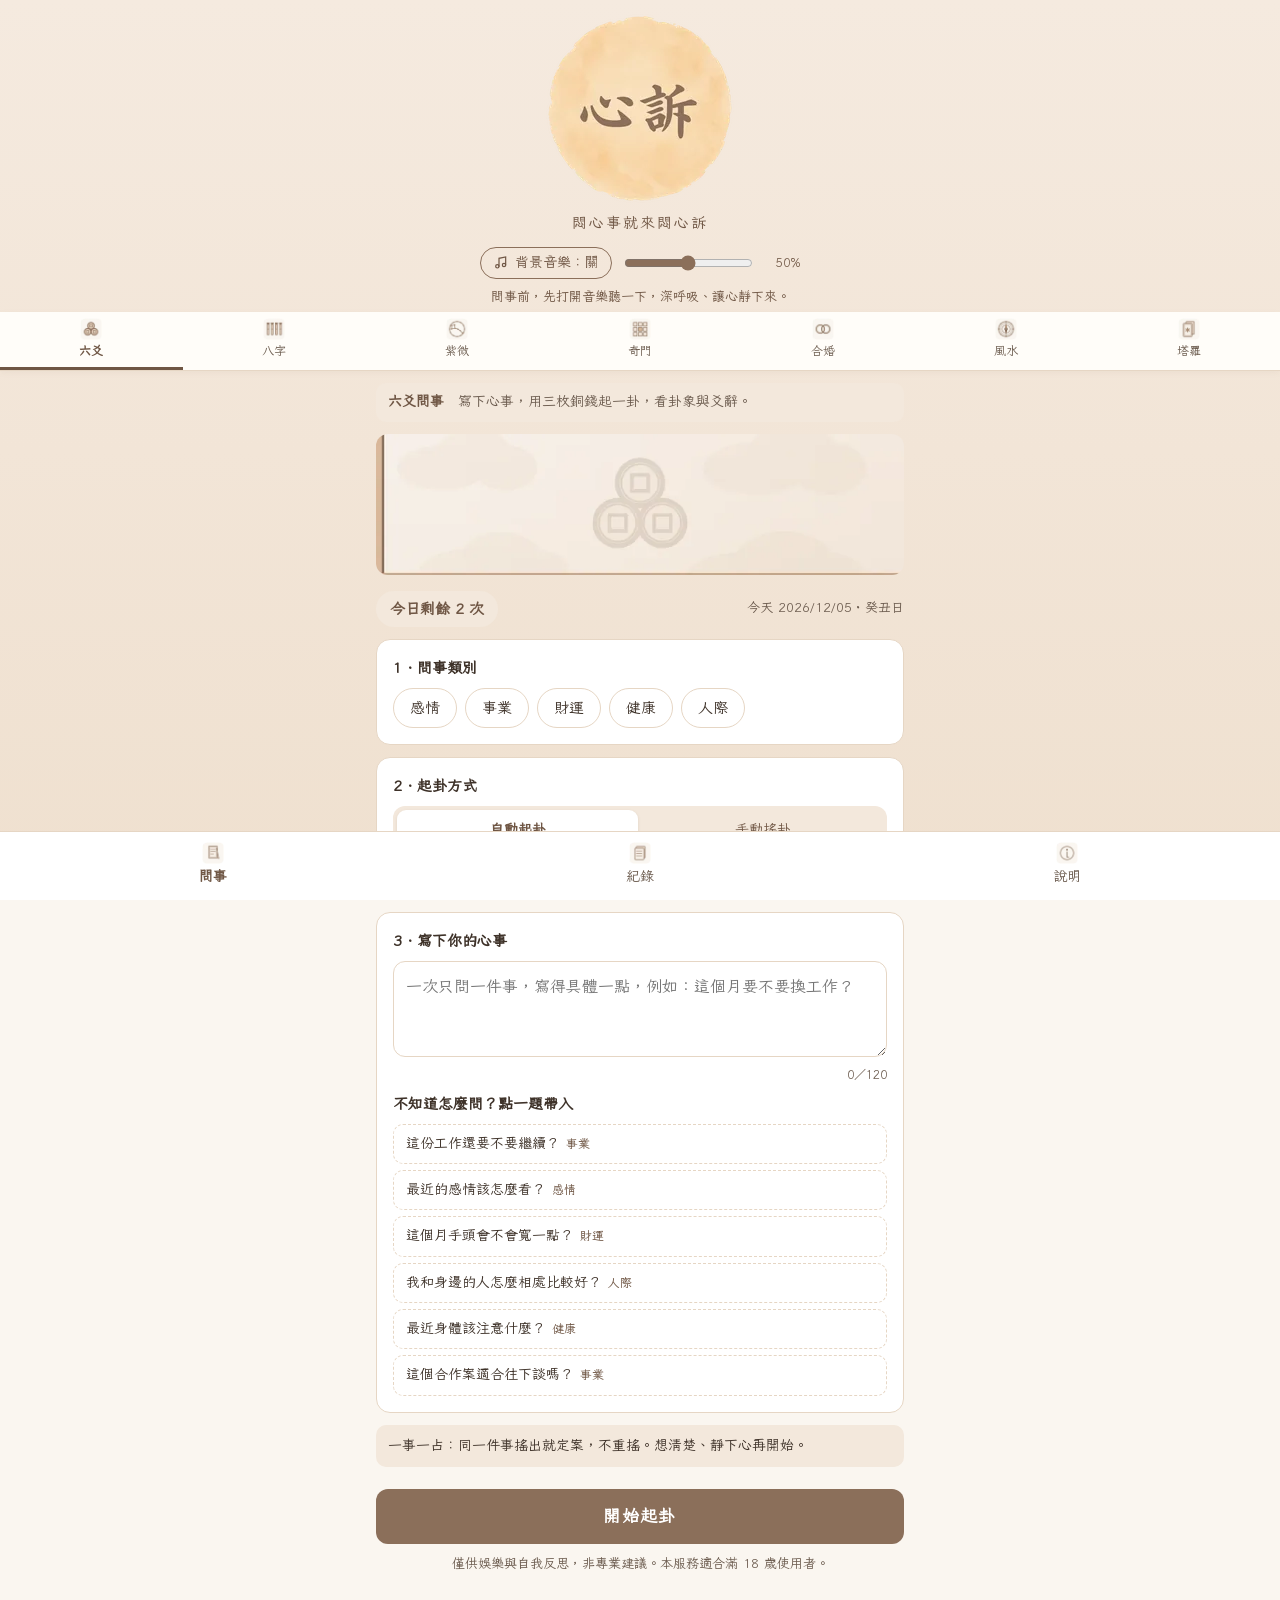
<file: index.html>
<!DOCTYPE html>
<html lang="zh-Hant-TW">
<head>
<meta charset="utf-8">
<meta name="viewport" content="width=device-width,initial-scale=1">
<meta name="theme-color" content="#F5EADF">
<meta name="description" content="心訴：悶心事就來悶心訴。六爻、八字、紫微、奇門、合婚、風水、塔羅，在本機計算，僅供反思參考。">
<title>心訴｜悶心事就來悶心訴</title>
<link rel="canonical" href="https://veryfu888.github.io/xinsu/">
<link rel="icon" href="img/favicon-32.png" type="image/png" sizes="32x32">
<link rel="icon" href="img/favicon.ico" type="image/x-icon">
<link rel="apple-touch-icon" href="img/apple-touch-icon.png" sizes="180x180">
<meta property="og:title" content="心訴｜悶心事就來悶心訴">
<meta property="og:description" content="六爻、八字、紫微、奇門、合婚、風水、塔羅。在本機計算，僅供反思參考。">
<meta property="og:type" content="website">
<meta property="og:locale" content="zh_TW">
<meta property="og:url" content="https://veryfu888.github.io/xinsu/">
<meta property="og:image" content="https://veryfu888.github.io/xinsu/img/og.png">
<meta property="og:image:type" content="image/png">
<meta property="og:image:width" content="1200">
<meta property="og:image:height" content="630">
<meta property="og:image:alt" content="心訴｜悶心事就來悶心訴">
<meta name="twitter:card" content="summary_large_image">
<meta name="twitter:title" content="心訴｜悶心事就來悶心訴">
<meta name="twitter:description" content="六爻、八字、紫微、奇門、合婚、風水、塔羅。在本機計算，僅供反思參考。">
<meta name="twitter:image" content="https://veryfu888.github.io/xinsu/img/og.png">
<link rel="preload" href="fonts/lxgw-wenkai-tc-xinsu.woff2" as="font" type="font/woff2" crossorigin>
<link rel="preload" href="fonts/xinsu-supplement.woff2" as="font" type="font/woff2" crossorigin>
<link rel="stylesheet" href="css/app.css">
</head>

<body>
<header class="top"><div class="wrap">
  <img class="wordmark" src="img/wordmark.webp" width="200" height="201" alt="心訴">
  <p class="slogan">悶心事就來悶心訴</p>
  <div class="musictop">
    <div class="musicbar">
      <button type="button" id="music-btn" aria-pressed="false">
        <svg viewBox="0 0 24 24" fill="none" stroke="currentColor" stroke-width="1.8" stroke-linecap="round"><path d="M9 17V5l10-2v12"/><circle cx="6.5" cy="17" r="2.5"/><circle cx="16.5" cy="15" r="2.5"/></svg>
        <span id="music-label">背景音樂：關</span>
      </button>
      <input type="range" id="music-vol" min="0" max="100" value="50" aria-label="音量">
      <span class="vol" id="music-volv">50%</span>
    </div>
    <div class="musicbar mnote" id="music-note" hidden></div>
    <p class="mhint" id="music-hint">問事前，先打開音樂聽一下，深呼吸、讓心靜下來。</p>
  </div>
</div></header>
<nav class="mtabs" id="mtabs" role="tablist" aria-label="術數切換"></nav>

<main class="wrap">
  <p class="intro" id="intro"></p>
  <section id="m-bazi" class="mview" hidden></section>
  <section id="m-ziwei" class="mview" hidden></section>
  <section id="m-qimen" class="mview" hidden></section>
  <section id="m-hehun" class="mview" hidden></section>
  <section id="m-fengshui" class="mview" hidden></section>
  <section id="m-tarot" class="mview" hidden></section>
  <!-- 問事 -->
  <section id="v-ask" class="ask-deco">
    <img class="mbanner" src="img/banners/banner_liuyao.webp" width="750" height="200" alt="">
    <div class="today"><span id="quota" class="pill">今日剩餘 2 次</span><span id="todayinfo" class="muted small"></span></div>
    <p id="quota-msg" class="msg" hidden></p>

    <div class="card">
      <span class="label">1．問事類別</span>
      <div class="chips" id="cats"></div>
    </div>

    <div class="card">
      <span class="label">2．起卦方式</span>
      <div class="seg" id="mode">
        <button type="button" data-mode="auto" aria-pressed="true">自動起卦</button>
        <button type="button" data-mode="manual" aria-pressed="false">手動搖卦</button>
      </div>
      <p class="muted small" id="mode-desc" style="margin:8px 0 0"></p>
    </div>

    <div class="card">
      <label class="label" for="q">3．寫下你的心事</label>
      <textarea id="q" maxlength="120" placeholder="一次只問一件事，寫得具體一點，例如：這個月要不要換工作？"></textarea>
      <div class="count"><span id="qcount">0</span>／120</div>
      <span class="label" style="margin-top:6px">不知道怎麼問？點一題帶入</span>
      <div class="sugg" id="sugg"></div>
    </div>

    <div class="notice">一事一占：同一件事搖出就定案，不重搖。想清楚、靜下心再開始。</div>
    <div id="referral" class="referral" hidden>
      <h3>先停一下，好好照顧自己</h3>
      <p style="margin:0">你寫下的內容讓人有點擔心。這樣的心事不適合用占卦處理，先找人聊聊會更好，這些專線都有人在聽：</p>
      <div class="hotlines">
        <a href="tel:1925"><span>衛福部安心專線（24 小時）</span><b>1925</b></a>
        <a href="tel:1995"><span>生命線</span><b>1995</b></a>
        <a href="tel:1980"><span>張老師</span><b>1980</b></a>
      </div>
      <a class="btn callbtn" href="tel:1925">我想找人聊聊（撥打 1925）</a>
      <p class="small" style="margin:0">若有立即危險，請撥 119 或 110。本次不會起卦，也不扣次數。</p>
      <button type="button" class="linkbtn" id="ref-close">我知道了</button>
    </div>
    <p id="ask-msg" class="msg"></p>
    <button type="button" class="btn" id="start">開始起卦</button>
    <p class="disclaimer">僅供娛樂與自我反思，非專業建議。本服務適合滿 18 歲使用者。</p>
  </section>

  <!-- 手動搖卦 -->
  <section id="v-shake" hidden>
    <h2>手動搖卦</h2>
    <div class="card">
      <span class="tag" id="sh-cat"></span>
      <p class="q-echo" id="sh-q"></p>
    </div>
    <p class="progress" id="sh-progress"></p>
    <div class="coins" id="coins"><div class="coin"><span></span></div><div class="coin"><span></span></div><div class="coin"><span></span></div></div>
    <p class="toss-result" id="sh-result"></p>
    <div class="stack" id="sh-stack"></div>
    <button type="button" class="btn" id="sh-toss">搖銅錢</button>
    <p style="text-align:center;margin:8px 0 0"><button type="button" class="linkbtn" id="sh-back">返回問事頁（本次不扣次數）</button></p>
    <p class="disclaimer">背＝陽、字＝陰；由下往上共搖六次。</p>
  </section>

  <!-- 結果 -->
  <section id="v-result" hidden>
    <div id="result-body"></div>
  </section>

  <!-- 紀錄 -->
  <section id="v-history" hidden>
    <h2>問事紀錄</h2>
    <p class="muted small">紀錄只存在這台裝置的瀏覽器裡，最多保留 50 筆。</p>
    <div id="history-list"></div>
  </section>

  <!-- 說明 -->
  <section id="v-about" class="about" hidden>
    <h2>使用說明</h2>
    <div class="card">
      <h3>怎麼用</h3>
      <ul>
        <li>選類別、寫下一件具體的心事。</li>
        <li>自動起卦：由程式以安全亂數模擬三枚銅錢，由下往上連擲六次。</li>
        <li>手動搖卦：自己點六次，每次擲三枚銅錢。中途返回不扣次數。</li>
        <li>看結果：本卦／變卦盤面、經文、白話短註、吉凶傾向與用神提示。</li>
      </ul>
    </div>
    <div class="card">
      <h3>一事一占</h3>
      <p>同一件事搖出就定案，不重搖、不追問。若心裡還有疑惑，請先沉澱，改天換個角度再問。</p>
    </div>
    <div class="card">
      <h3>次數與資料</h3>
      <ul>
        <li>每個項目每天可問 2 次，項目分開計算；完成一次起卦、排盤或抽牌才扣 1 次，中途返回不扣次數。</li>
        <li>次數依本機日期、台北時間 00:00 重置。</li>
        <li>次數與紀錄只存在本機瀏覽器（localStorage），不會上傳。</li>
        <li>清除瀏覽器網站資料、使用無痕視窗或換手機，次數與紀錄都會不見。</li>
      </ul>
    </div>
    <div class="card">
      <h3>起卦與排盤規則</h3>
      <ul>
        <li>銅錢：背＝陽、字＝陰。三背＝老陽 9（動）、二背一字＝少陰 8、一背二字＝少陽 7、三字＝老陰 6（動）。</li>
        <li>動爻陰陽互換得變卦；無動爻則無變卦。</li>
        <li>京房八宮定宮、世應，納甲裝干支；六親以本宮五行為我，變卦也沿用本宮五行。</li>
        <li>日柱約定：以 2000/01/01 為戊午日，依公曆逐日推算；以台北時間午夜換日，第一版不另切子時（23:00 後仍算當日）。</li>
        <li>六神依日干自初爻起排；旬空依日柱所在甲旬標示。</li>
        <li>第一版不排伏神、月建、旺衰。</li>
      </ul>
    </div>
    <div class="card">
      <h3>經文出處</h3>
      <p>卦辭、爻辭為公有領域《周易》經文，依通行本整理，底本為維基文庫《周易》（zh.wikisource.org），2026/11/23 擷取並逐字比對；維基文庫以「另」標註的異文處採通行本用字，混入的簡體字改回繁體，「噬腊肉」採通行本（底本作「昔」）。白話短註為本站自行撰寫，僅供反思參考。</p>
    </div>
    <div class="card">
      <h3>其他術數（八字、紫微、奇門、合婚、風水、塔羅）</h3>
      <ul>
        <li>各項每天同樣限 2 次，完成排盤或抽牌才扣 1 次；結果只在本機計算，不會自動存進紀錄，需要保留請自行截圖或存成圖片。</li>
        <li>八字：年柱以立春精確時刻、月柱以十二節精確時刻分界；23:00 起算次日（夜子時）；起運以三天折一年。時辰未知只排三柱。</li>
        <li>紫微：必須有時辰；23:00 後預設算次日子時，閏月預設十五日以前按本月、十六日起按下月，兩者都可在進階選項改。</li>
        <li>奇門：時家轉盤、拆補法；只排盤和標示，不自動論吉凶。</li>
        <li>合婚：只對照干支與五行，不打分數（參考資料沒有可重現的計分細則）。</li>
        <li>風水：玄空飛星（1864 年起每 20 年一運，以立春分年）與八宅；不自動論斷，平面圖判讀即將推出。</li>
        <li>塔羅：78 張牌依牌陣不重複抽出；同一個種子與牌陣可重現同一組牌。</li>
        <li>排盤或抽牌後會出現「給你的建議」，依傳統義理套用本機文字，不連線、不經過 AI，僅供參考。</li>
        <li>時間一律以台北時間（UTC+8）鐘錶時間計算，不做真太陽時。</li>
        <li>曆法：1901–2099 年的閏月與香港天文台《公曆與農曆日期對照表》逐年一致；逐日比對只有 2057 年九月差一天（各家曆算本身的差異），另有 6 個節氣的交節時刻離午夜不到 12 分鐘、兩邊歸到不同日。</li>
      </ul>
    </div>
    <div class="card">
      <h3>我的資料與匯出</h3>
      <p class="muted small" style="margin:0 0 8px">出生資料可在表單上「存為我的資料」，之後一鍵帶入（最多 10 筆）。所有資料只存在這台裝置。</p>
      <div id="export-box"></div>
    </div>
    <div class="card">
      <h3>年齡與免責</h3>
      <p>本服務適合滿 18 歲使用者。內容<strong>僅供娛樂與自我反思，非專業建議</strong>，不保證準確，不能取代醫療、法律、財務、心理等專業意見。健康問題請找醫師。</p>
    </div>
    <div class="card" style="border-color:#E6D6C4">
      <h3>需要有人聽你說</h3>
      <div class="hotlines">
        <a href="tel:1925"><span>衛福部安心專線（24 小時）</span><b>1925</b></a>
        <a href="tel:1995"><span>生命線</span><b>1995</b></a>
        <a href="tel:1980"><span>張老師</span><b>1980</b></a>
      </div>
      <p class="small" style="margin:0">若有立即危險，請撥 119 或 110。</p>
    </div>
    <div class="card">
      <h3>排盤自檢</h3>
      <p class="muted small">用標準卦（乾、姤、泰、未濟、晉、大有等）檢查六爻排盤，並跑八字、曆法、紫微、奇門、風水、塔羅的驗算範例。</p>
      <button type="button" class="btn ghost" id="run-tests">執行自檢</button>
      <div id="test-out"></div>
    </div>
    <p class="disclaimer">心訴 多術數版 v1.3</p>
  </section>
</main>

<nav class="tabs" id="tabs">
  <button type="button" data-tab="ask" aria-current="page"><img src="img/icons/icon_nav_ask.webp" width="22" height="22" alt="">問事</button>
  <button type="button" data-tab="history"><img src="img/icons/icon_nav_history.webp" width="22" height="22" alt="">紀錄</button>
  <button type="button" data-tab="about"><img src="img/icons/icon_nav_about.webp" width="22" height="22" alt="">說明</button>
</nav>


<script src="js/assets.js"></script>
<script src="js/music.js"></script>
<script src="js/music-ui.js"></script>
<script src="js/liuyao.js"></script>
<script src="js/data.js"></script>
<script src="js/lunar.js"></script>
<script src="js/iztro.js"></script>
<script src="js/engines.js"></script>
<script src="js/gloss.js"></script>
<script src="js/interp.js"></script>
<script src="js/advice.js"></script>
<script src="js/html-to-image.js"></script>
<script src="js/save.js"></script>
<script src="js/quota.js"></script>
<script src="js/ui.js"></script>
<script src="js/multi.js"></script>
</body>
</html>
</file>
<file: css/app.css>
@font-face{font-family:"LXGW WenKai TC Xinsu";src:url(../fonts/lxgw-wenkai-tc-xinsu.woff2) format("woff2");font-weight:400;font-style:normal;font-display:swap;}@font-face{font-family:"Xinsu Supplement";src:url(../fonts/xinsu-supplement.woff2) format("woff2");font-weight:400;font-style:normal;font-display:swap;unicode-range:U+7A0A,U+80CF;}

:root{--tone:#6F5644;--tone-d:#6F5644;--tone-l:#F3E8DC;--main:#8B6F5A;--main-t:#6F5644;--ink:#3E3229;--mute:#6B5B4E;--line:#E6D6C4;--bg:#FAF6F0;--warm:#96592F;--warm-l:#F5E6D3;--red:#A3342C;--red-l:#F8E6E2;--card:#fff;--accent:#D9B99B;}
*{box-sizing:border-box}
html,body{margin:0;padding:0}
body{font-family:"LXGW WenKai TC Xinsu","Xinsu Supplement","PingFang TC","Noto Serif TC","Microsoft JhengHei",serif;color:var(--ink);background:var(--bg);font-size:16px;line-height:1.6;-webkit-text-size-adjust:100%}
button{font:inherit;color:inherit;cursor:pointer}
.wrap{max-width:560px;margin:0 auto;padding:0 16px 96px}
header.top{background:transparent;color:var(--ink);padding:8px 0 0}
header.top .wrap{padding-bottom:0;display:flex;flex-direction:column;align-items:center;gap:0}
.brand{font-size:22px;font-weight:700;letter-spacing:.12em;display:flex;align-items:center;gap:10px}
.brand svg{width:30px;height:30px;flex:none}
.tagline{font-size:13px;opacity:.85;margin-left:auto;letter-spacing:.04em}
h2{font-size:19px;margin:20px 0 10px}
h3{font-size:16px;margin:0 0 8px;color:var(--tone)}
.card{background:var(--card);border:1px solid var(--line);border-radius:14px;padding:16px;margin:12px 0}
.muted{color:var(--mute);font-size:14px}
.small{font-size:13px}
.pill{display:inline-flex;align-items:center;gap:6px;background:var(--tone-l);color:var(--tone);font-weight:600;border-radius:999px;padding:6px 14px;font-size:15px}
.pill.zero{background:#EFE7DE;color:var(--mute)}
.today{display:flex;justify-content:space-between;align-items:center;gap:8px;flex-wrap:wrap;margin-top:16px}
.label{font-weight:600;font-size:15px;margin:0 0 8px;display:block}
.chips{display:flex;flex-wrap:wrap;gap:8px}
.chip{border:1px solid var(--line);background:#fff;border-radius:999px;padding:7px 16px;font-size:15px}
.chip[aria-pressed=true]{background:var(--main);border-color:var(--main);color:#fff}
.seg{display:grid;grid-template-columns:1fr 1fr;background:var(--tone-l);border-radius:12px;padding:4px;gap:4px}
.seg button{border:0;background:transparent;border-radius:9px;padding:9px 6px;font-size:15px;color:var(--tone)}
.seg button[aria-pressed=true]{background:#fff;font-weight:700;box-shadow:0 1px 3px rgba(139,111,90,.18)}
textarea{width:100%;min-height:96px;border:1px solid var(--line);border-radius:12px;padding:12px;font:inherit;resize:vertical;background:#fff;color:var(--ink)}
textarea:focus,button:focus-visible{outline:2px solid var(--tone);outline-offset:2px}
.count{text-align:right;font-size:12px;color:var(--mute);margin-top:2px}
.sugg{display:flex;flex-direction:column;gap:6px}
.sugg button{text-align:left;border:1px dashed var(--line);background:#fff;border-radius:10px;padding:8px 12px;font-size:14px;color:var(--ink)}
.sugg button span{color:var(--tone);font-size:12px;margin-left:6px}
.btn{display:block;width:100%;border:0;border-radius:12px;background:var(--main);color:#fff;font-size:17px;font-weight:700;padding:14px;letter-spacing:.08em}
.btn:disabled{background:#C4B4A4;cursor:not-allowed}
.btn.ghost{background:#fff;color:var(--tone);border:1px solid var(--tone)}
.btn-row{display:grid;grid-template-columns:1fr 1fr;gap:10px;margin-top:12px}
.linkbtn{border:0;background:none;color:var(--tone);text-decoration:underline;padding:6px 0;font-size:14px}
.notice{background:var(--tone-l);border-radius:10px;padding:10px 12px;font-size:14px}
.disclaimer{font-size:13px;color:var(--mute);text-align:center;margin:10px 0 0}
.msg{color:var(--red);font-size:14px;margin:8px 0 0;min-height:1em}
.referral{border:2px solid var(--warm);background:var(--warm-l);border-radius:14px;padding:16px;margin:12px 0}
.referral h3{color:var(--warm)}
.hotlines{display:grid;gap:8px;margin:10px 0}
.hotlines a{display:flex;justify-content:space-between;background:#fff;border-radius:10px;padding:10px 12px;color:var(--ink);text-decoration:none;border:1px solid #E6D6C4}
.hotlines a b{color:var(--warm);font-size:18px}
/* 手動搖卦 */
.coins{display:flex;justify-content:center;gap:16px;margin:18px 0 8px;perspective:600px}
.coin{width:68px;height:68px;border-radius:50%;background:radial-gradient(circle at 35% 30%,#fff 0,#EDE3D4 55%,#D4C0A8 100%);border:3px solid var(--tone);display:flex;align-items:center;justify-content:center;position:relative;font-weight:700;color:var(--tone);font-size:18px;transition:background .2s}
.coin::before{content:"";position:absolute;width:16px;height:16px;border:2px solid var(--tone);background:var(--bg);top:50%;left:50%;transform:translate(-50%,-50%)}
.coin span{position:absolute;top:2px;font-size:14px}
.coin.yin{background:radial-gradient(circle at 35% 30%,#fff 0,#F3EDE6 60%,#D9D0C6 100%);border-color:#8A7A6C;color:#6B5B4E}
.coin.yin::before{border-color:#8A7A6C}
.coin.spin{animation:flip .6s ease-in-out}
@keyframes flip{0%{transform:rotateY(0)}50%{transform:rotateY(540deg) scale(1.08)}100%{transform:rotateY(1080deg)}}
.toss-result{text-align:center;min-height:1.6em;font-weight:600;color:var(--tone)}
.stack{display:flex;flex-direction:column-reverse;gap:8px;margin:14px auto;max-width:300px}
.slot{display:grid;grid-template-columns:3.2em 1fr 5.4em;align-items:center;gap:10px;font-size:13px;color:var(--mute);min-height:20px}
.slot .bar{opacity:.18}
.slot.done .bar{opacity:1}
.slot.done{color:var(--ink)}
.progress{text-align:center;font-size:15px}
/* 爻象 */
.bar{display:flex;gap:22%;height:10px;width:100%}
.bar i{flex:1;background:var(--tone);border-radius:2px}
.bar.mv i{background:var(--warm)}
.bar.c i{background:#A88868}
/* 盤面 */
.hexhead{display:grid;grid-template-columns:1fr;gap:10px;margin-bottom:12px}
.hexhead.two{grid-template-columns:1fr 1fr}
.hexhead div{background:var(--tone-l);border-radius:10px;padding:8px 10px}
.hexhead .k{font-size:12px;color:var(--mute)}
.hexhead .n{font-size:18px;font-weight:700;color:var(--tone);line-height:1.3}
.hexhead .p{font-size:12.5px}
.board{font-size:13px;border-top:1px solid var(--line)}
.brow{display:grid;grid-template-columns:2.4em minmax(0,1fr) 3.6em 3em;align-items:center;gap:6px;padding:7px 0;border-bottom:1px solid var(--line)}
.board.has-change .brow{grid-template-columns:2.3em minmax(0,1fr) 3.4em 2.9em 2.8em minmax(0,1fr)}
.brow.bhead{font-size:12px;color:var(--mute);padding:5px 0}
.brow.mv{background:#FAF6F0}
.sp{color:var(--mute);white-space:nowrap}
.info{white-space:nowrap;overflow:hidden;text-overflow:ellipsis}
.info .qin{font-weight:600;margin-right:2px}
.kong{font-style:normal;font-size:11px;background:#EFE7DE;color:var(--mute);border-radius:4px;padding:0 3px;margin-left:2px}
.barcell{display:flex;align-items:center;gap:3px}
.mvsym{font-style:normal;color:var(--warm);font-size:12px;width:1em;text-align:center;flex:none}
.marks{display:flex;gap:2px;flex-wrap:wrap}
.m{font-size:11px;font-weight:700;border-radius:4px;padding:0 4px;line-height:18px}
.m.shi{background:var(--main);color:#fff}
.m.ying{background:var(--tone-l);color:var(--tone);border:1px solid #E6D6C4}
.m.dong{background:var(--warm);color:#fff}
.legend{font-size:12px;color:var(--mute);margin-top:8px}
.daybar{font-size:13px;color:var(--mute);margin-top:6px}
.luck{display:flex;gap:10px;flex-wrap:wrap}
.luck div{display:flex;align-items:center;gap:8px}
.lk{display:inline-block;border-radius:8px;padding:3px 12px;font-weight:700;font-size:15px}
.lk-吉{background:var(--main);color:#fff}
.lk-小吉{background:var(--tone-l);color:var(--tone)}
.lk-平{background:#EFE7DE;color:#3E3229}
.lk-慎{background:var(--warm-l);color:var(--warm)}
.lk-不利{background:#F8E6E2;color:var(--red)}
.note-item{margin:0 0 10px}
.note-item b{color:var(--tone)}
.classic{font-family:"Noto Serif TC","Songti TC","PMingLiU",serif;font-size:16px;line-height:1.8}
.yao{margin:6px 0;padding:6px 10px;border-radius:8px}
.yao.on{background:var(--warm-l);border-left:3px solid var(--warm)}
.yao .t{font-weight:700;margin-right:4px}
details summary{cursor:pointer;color:var(--tone);font-size:14px;margin-top:8px}
.ys li{margin:4px 0}
.warn{background:var(--warm-l);color:var(--warm);border-radius:8px;padding:8px 10px;font-size:14px;font-weight:600}
.q-echo{font-size:16px;margin:6px 0 0;word-break:break-word}
.tag{display:inline-block;background:var(--tone-l);color:var(--tone);border-radius:6px;padding:0 8px;font-size:13px;font-weight:600}
/* 紀錄 */
.hitem{background:#fff;border:1px solid var(--line);border-radius:12px;padding:12px 14px;margin:10px 0}
.hitem .hq{margin:4px 0;word-break:break-word}
.hitem .hhex{font-size:14px;color:var(--tone);margin:0}
.hact{display:flex;gap:8px;margin-top:8px}
.hact button{border:1px solid var(--line);background:#fff;border-radius:8px;padding:5px 14px;font-size:14px}
.hact button.danger{border-color:var(--red);color:var(--red)}
.empty{text-align:center;color:var(--mute);padding:40px 0}
/* 說明 */
.about h3{margin-top:4px}
.about p,.about li{font-size:15px}
.about ul{padding-left:20px;margin:6px 0}
.tests li{font-size:13px}
.tests .ok{color:#2B6B3A}.tests .ng{color:var(--red)}
/* 底部導覽 */
nav.tabs{position:fixed;left:0;right:0;bottom:0;background:#fff;border-top:1px solid var(--line);display:grid;grid-template-columns:repeat(3,1fr);padding-bottom:env(safe-area-inset-bottom);z-index:10}
nav.tabs button{border:0;background:none;padding:10px 0 12px;font-size:14px;color:var(--mute);display:flex;flex-direction:column;align-items:center;gap:2px}
nav.tabs button svg{width:22px;height:22px}
nav.tabs button[aria-current=page]{color:var(--tone);font-weight:700}
[hidden]{display:none!important}
@media (max-width:400px){
  .board{font-size:12px}
  .board.has-change .brow{grid-template-columns:2.2em minmax(0,1fr) 3.2em 2.7em 2.6em minmax(0,1fr);gap:4px}
  .tagline{display:none}
}
/* ===== 多術數 ===== */
nav.mtabs{position:sticky;top:0;z-index:20;background:#fff;border-bottom:1px solid var(--line);display:grid;grid-template-columns:repeat(7,1fr);max-width:100%;box-shadow:0 2px 6px rgba(139,111,90,.06)}
nav.mtabs button{border:0;background:none;padding:11px 0 9px;font-size:15px;color:var(--mute);border-bottom:3px solid transparent;white-space:nowrap;min-width:0}
nav.mtabs button[aria-selected=true]{color:var(--tone);font-weight:700;border-bottom-color:var(--tone)}
nav.mtabs button:focus-visible{outline:2px solid var(--tone);outline-offset:-3px}
.intro{margin:12px 0 0;font-size:14px;color:var(--mute);background:var(--tone-l);border-radius:10px;padding:8px 12px}
.intro b{color:var(--tone)}
.inp{width:100%;border:1px solid var(--line);border-radius:10px;padding:9px 10px;font:inherit;font-size:15px;background:#fff;color:var(--ink);min-width:0}
select.inp{appearance:auto}
.bf .label,.mview .card .label{margin-top:10px}
.bf .label:first-of-type{margin-top:0}
.ymd{display:grid;grid-template-columns:1.3fr 1fr 1fr;gap:6px}
.ymd.two{grid-template-columns:1fr 1fr}
.radios{display:flex;flex-wrap:wrap;gap:6px 14px;font-size:15px;margin-bottom:6px}
.radios label{display:flex;align-items:center;gap:4px}
.chk{display:flex;align-items:flex-start;gap:6px;font-size:14px;margin:8px 0 0}
.chk input{margin-top:4px}
.hint{font-size:13px;color:var(--tone);margin:6px 0 0;min-height:1em}
.hint .bad,.bad{color:var(--red)}
.warnline{color:var(--warm)}
.seg.seg2{grid-template-columns:1fr 1fr}
.seg button{font-size:14px}
.adv summary{font-weight:600}
.adv .label{margin-top:10px}
.mout{margin-top:6px}
.bh{margin:0 0 6px;line-height:1.5}
.notes{margin:4px 0 8px;padding-left:18px;font-size:13px;color:#6B5B4E}
.notes li{margin:2px 0}
.el{font-style:normal;font-size:11px;border-radius:4px;padding:0 3px;margin-left:2px;vertical-align:2px}
.el-mu{background:#E7EFE3;color:#3F5C38}.el-huo{background:#F8E6E2;color:#A3342C}.el-tu{background:#F3EAD9;color:#6F5644}.el-jin{background:#EEE8E0;color:#5C5148}.el-shui{background:#E6EBE9;color:#3D554F}
table.bz{width:100%;border-collapse:collapse;table-layout:fixed;font-size:13px}
table.bz th,table.bz td{border-bottom:1px solid var(--line);padding:6px 2px;text-align:center;vertical-align:middle}
table.bz thead th{color:var(--mute);font-weight:600;font-size:12px}
table.bz tbody th{color:var(--mute);font-weight:600;font-size:12px;width:2.8em}
.gz{font-size:22px;font-weight:700;color:var(--ink)}
.dm{color:var(--tone)}
.hg{font-size:11.5px;white-space:nowrap;line-height:1.6}
.hg s{text-decoration:none;color:var(--mute);font-size:10px;margin-right:1px}
.wx div{display:grid;grid-template-columns:2.4em 1fr 1.6em;align-items:center;gap:8px;margin:4px 0}
.wxbar{display:block;height:10px;border-radius:5px;min-width:3px}
.wxbar.el-mu{background:#6A8F62}.wxbar.el-huo{background:#C46A5A}.wxbar.el-tu{background:#C4A16A}.wxbar.el-jin{background:#A89888}.wxbar.el-shui{background:#5A7A74}
.dygrid{display:grid;grid-template-columns:repeat(4,minmax(0,1fr));gap:6px}
.dy{background:var(--tone-l);border-radius:8px;padding:6px 4px;display:flex;flex-direction:column;align-items:center;text-align:center;line-height:1.35}
.dy b{font-size:17px;color:var(--tone)}
.ssl{display:flex;flex-wrap:wrap;gap:6px}
.ss{background:var(--tone-l);border-radius:8px;padding:3px 8px;font-size:13px}
.ss b{color:var(--tone);margin-right:4px}
/* 紫微 */
.zw{display:grid;grid-template-columns:repeat(4,minmax(0,1fr));grid-template-rows:repeat(4,auto);gap:2px;background:var(--line);border:2px solid var(--line);border-radius:8px;overflow:hidden;font-size:11px;line-height:1.35}
.zp{background:#fff;padding:3px 3px 2px;display:flex;flex-direction:column;min-height:118px;min-width:0;overflow-wrap:anywhere}
.zp.ming{background:#F7EFE6}
.zmaj>span{display:block;font-weight:700;font-size:12.5px;color:#7A3D32;white-space:nowrap}
.zmaj s{text-decoration:none;font-weight:400;font-size:10px;color:var(--mute);margin-left:1px}
.zmin{color:#6F5644;margin-top:2px}
.zadj{color:#8A7A6C;font-size:10px;margin-top:1px}
.zft{margin-top:auto;border-top:1px dashed var(--line);padding-top:2px;display:flex;flex-wrap:wrap;gap:0 4px;align-items:center}
.zft b{color:var(--tone);font-size:11.5px}
.zft .body{font-style:normal;background:var(--warm);color:#fff;border-radius:3px;padding:0 3px;font-size:10px}
.zc{grid-row:2/4;grid-column:2/4;background:var(--tone-l);padding:8px;font-size:12px;display:flex;flex-direction:column;justify-content:center}
.zc p{margin:1px 0}
.mu{font-style:normal;font-size:10px;color:#fff;border-radius:3px;padding:0 2px;margin-left:1px;vertical-align:1px}
.mu-lu{background:#4A7A3E}.mu-quan{background:#7A4A62}.mu-ke{background:#6F5644}.mu-ji{background:#A3342C}
/* 奇門／風水九宮 */
.qm,.fsg{display:grid;grid-template-columns:repeat(3,minmax(0,1fr));gap:3px}
.qc,.fc{border:1px solid var(--line);border-radius:8px;padding:5px;background:#fff;font-size:12.5px;line-height:1.45;min-width:0;position:relative}
.qc.hit{border:2px solid var(--warm);background:#FAF6F0}
.qc.mid{background:var(--tone-l);text-align:center}
.qn{font-size:11px;color:var(--mute);white-space:nowrap;overflow:hidden;text-overflow:ellipsis}
.qgod{color:#7A4A62;font-weight:600}
.qstar{color:#6F5644;font-weight:600;overflow-wrap:anywhere}
.qdoor{color:#7A3D32;font-weight:600}
.qst b{font-size:16px}
.qst span{color:var(--mute)}
.qtag{font-style:normal;font-size:10px;background:#EFE7DE;color:var(--mute);border-radius:3px;padding:0 3px;margin-left:2px}
.qtag.horse{background:#E7EFE3;color:#3F5C38}
dl.qinfo{display:grid;grid-template-columns:4.6em 1fr;gap:4px 8px;margin:0;font-size:14px}
dl.qinfo dt{color:var(--mute)}
dl.qinfo dd{margin:0}
.fc{text-align:center;padding:6px 4px}
.fc.sp{background:#F4EEE6}.fc.fp{background:#FAF6F0}
.fstop{display:flex;justify-content:space-between;font-size:18px;font-weight:700}
.ms{color:#3F5C38}.ws{color:#6F5644}
.fy{font-size:22px;font-weight:700;color:#3E3229;line-height:1.1}
.fbot{display:flex;justify-content:space-between;font-size:11px;color:var(--mute);gap:2px}
.fa{color:#96592F;font-weight:600}
.fc .qtag{position:absolute;top:-8px;left:50%;transform:translateX(-50%);white-space:nowrap}
.qtag.zuo{background:#E7EFE3;color:#3F5C38}.qtag.xiang{background:var(--main);color:#fff}
table.cmp{width:100%;border-collapse:collapse;font-size:13.5px}
table.cmp th,table.cmp td{border-bottom:1px solid var(--line);padding:6px 4px;text-align:left;vertical-align:top}
table.cmp th{color:var(--mute);font-weight:600;white-space:nowrap}
table.wxt th,table.wxt td{text-align:center}
.person{display:grid;grid-template-columns:1fr 4.6em;gap:6px;margin-bottom:10px;padding-bottom:10px;border-bottom:1px dashed var(--line)}
.person [data-p=bd]{grid-column:1}
.person [data-p=del]{grid-column:2;justify-self:end}
.small-btn{font-size:14px;padding:9px}
.pm{border-bottom:1px dashed var(--line);padding:6px 0}
.pre{white-space:pre-wrap;word-break:break-word}
/* 塔羅 */
.shuffle{position:relative;height:120px;margin:20px auto 4px;width:120px}
.shuffle i{position:absolute;left:30px;top:10px;width:60px;height:96px;border-radius:8px;background:repeating-linear-gradient(45deg,#8B6F5A 0 6px,#C4A586 6px 12px);border:3px solid #fff;box-shadow:0 2px 6px rgba(0,0,0,.2);animation:shuf 1.2s ease-in-out}
.shuffle i:nth-child(2){animation-delay:.1s}.shuffle i:nth-child(3){animation-delay:.2s}.shuffle i:nth-child(4){animation-delay:.3s}.shuffle i:nth-child(5){animation-delay:.4s}
@keyframes shuf{0%,100%{transform:translateX(0) rotate(0)}30%{transform:translateX(-40px) rotate(-12deg)}60%{transform:translateX(40px) rotate(12deg)}}
.tc{display:grid;grid-template-columns:70px 1fr;gap:12px;background:#fff;border:1px solid var(--line);border-radius:12px;padding:12px;margin:10px 0}
.tnum{font-size:13px;opacity:.8}
.tname{font-weight:700;font-size:13px;line-height:1.25}
.tinfo p{margin:0}
.tpos{font-size:13px;color:var(--mute)}
.tt{font-size:16px;margin:2px 0!important}
.mono{font-family:ui-monospace,Menlo,Consolas,monospace;letter-spacing:.04em}
@media (max-width:400px){
  nav.mtabs button{font-size:14px}
  .zw{font-size:10.5px}
  .zmaj>span{font-size:12px}
  .qc{font-size:12px}
}
.callbtn{display:block;text-align:center;text-decoration:none;background:var(--warm);margin:4px 0 10px;font-size:17px}
.term{border-bottom:1px dotted currentColor;cursor:help}
.term:focus-visible{outline:2px solid var(--tone);outline-offset:1px}
.m .term,.mu .term,.zft .body .term{border-bottom-color:rgba(255,255,255,.7)}
.gloss{position:fixed;left:0;right:0;bottom:0;z-index:50;padding:0 12px calc(12px + env(safe-area-inset-bottom))}
.gloss-in{max-width:536px;margin:0 auto;background:#fff;border:1px solid var(--line);border-top:4px solid var(--tone);border-radius:14px;box-shadow:0 -6px 24px rgba(62,50,41,.16);padding:14px 16px 8px}
.gloss-t{margin:0;font-weight:700;color:var(--tone);font-size:17px}
.gloss-b{margin:4px 0 0;font-size:15px;line-height:1.65}
.plain h3{margin-bottom:4px}
.plainl{margin:0;padding-left:18px;font-size:14.5px;line-height:1.7}
.plainl li{margin:4px 0}
.rules summary{color:var(--tone);font-weight:600;cursor:pointer}
.rules .notes{margin-top:8px}
.prof{display:grid;grid-template-columns:1fr auto auto;gap:6px;align-items:center;margin-bottom:2px}
.prof .linkbtn{white-space:nowrap;font-size:13px}
.prof+.hint{margin:0 0 6px}
.savebtn{margin-top:12px}
.imgov{position:fixed;inset:0;z-index:60;background:rgba(62,50,41,.55);display:flex;align-items:flex-start;justify-content:center;overflow:auto;padding:20px 12px}
.imgov-in{background:#fff;border-radius:14px;max-width:520px;width:100%;padding:14px}
.imgov-t{margin:0 0 8px;font-weight:700;color:var(--tone)}
.imgov-img img{width:100%;border:1px solid var(--line);border-radius:8px}
.capturing{padding:8px}
.term{display:inline}
.capturing .term{border-bottom:0}
.xtoast{position:fixed;left:50%;bottom:88px;transform:translate(-50%,20px);background:#3E3229;color:#fff;border-radius:999px;padding:9px 18px;font-size:14px;opacity:0;pointer-events:none;transition:opacity .2s,transform .2s;z-index:70;max-width:90vw;text-align:center}
.xtoast.on{opacity:.92;transform:translate(-50%,0)}



/* ===== 心訴圖片整合：主標、音樂、分頁圖示、橫幅、浮水印、牌面、銅錢 ===== */
html,body{font-family:"LXGW WenKai TC Xinsu","Xinsu Supplement","PingFang TC","Noto Serif TC","Microsoft JhengHei",serif}
button,input,select,textarea{font:inherit}
body{
  background-color:var(--bg);
  background-image:linear-gradient(#F5EADF,#EFE0CF);
  background-attachment:fixed;
  color:var(--ink);
}
header.top{background:transparent;color:var(--ink);padding:8px 0 0}
header.top .wrap{padding-bottom:0;display:flex;flex-direction:column;align-items:center;gap:0}
.wordmark{width:200px;height:auto;display:block;margin:0 auto}
.slogan{margin:2px 0 0;font-size:15px;color:var(--main-t);letter-spacing:.14em;text-align:center}
.musictop{padding-top:8px;padding-bottom:0}
.musicbar{display:flex;align-items:center;gap:10px;margin-top:4px;max-width:560px}
.musicbar button{
  display:inline-flex;align-items:center;gap:6px;
  border:1px solid var(--main);
  background:transparent;color:var(--main-t);
  border-radius:999px;padding:4px 12px;font-size:14px;
  white-space:nowrap;cursor:pointer;
}
.musicbar button[aria-pressed="true"]{background:var(--main);color:#fff;font-weight:700}
.musicbar button svg{width:16px;height:16px}
.musicbar input[type=range]{flex:1;accent-color:var(--main);min-width:60px}
.musicbar .vol{font-size:12px;color:var(--main-t);width:3em;text-align:right}
.musicbar.mnote,.musicbar .mnote{font-size:12px;color:var(--mute);margin-top:6px}
.mhint{font-size:13px;line-height:1.6;color:var(--main-t);text-align:center;margin:8px 0 4px}
nav.mtabs{background:#fffdf9}
nav.mtabs button{display:flex;flex-direction:column;align-items:center;justify-content:flex-end;gap:2px;padding:6px 0 6px;font-size:12px;letter-spacing:0}
nav.mtabs button img{width:22px;height:22px;display:block;flex:none}
nav.tabs button img{width:22px;height:22px;display:block}
.mbanner{display:block;width:100%;height:auto;border-radius:12px;margin:12px 0 0;object-fit:cover}
.mview,.ask-deco{position:relative}
.credit{font-size:12px;color:var(--main-t);text-align:center;margin:8px 0 0;line-height:1.6}
.coins{margin-bottom:28px}
.coin{
  width:68px;height:68px;border-radius:50%;
  background:center/cover no-repeat;
  background-image:var(--coin-bei);
  border:0;box-shadow:0 2px 6px rgba(62,50,41,.18);
  display:flex;align-items:center;justify-content:center;
  position:relative;font-weight:700;color:var(--main-t);font-size:18px;
  transition:background .2s;
}
.coin::before{content:none;display:none}
.coin span{position:absolute;left:0;right:0;bottom:-20px;top:auto;font-size:13px;color:var(--main-t);font-weight:700;text-align:center}
.coin.yang{background-image:var(--coin-bei)}
.coin.yin{background-image:var(--coin-zi);border-color:transparent;color:var(--main-t)}
.coin.yin::before{content:none}
.shuffle{height:150px;width:140px}
.shuffle i{
  left:35px;top:10px;width:70px;height:121px;border-radius:6px;
  background:var(--tarot-back) center/contain no-repeat #E8D5BE;
  border:1px solid #E6D6C4;box-shadow:0 2px 6px rgba(62,50,41,.2);
}
.tcard{
  width:70px;height:121px;border-radius:6px;padding:0;gap:0;
  background:#F3E8DC;border:1px solid #E6D6C4;
  overflow:hidden;display:block;
}
.tcard.major{background:#F3E8DC;color:inherit}
.tcard img{width:70px;height:121px;object-fit:contain;display:block;background:#F3E8DC}
.tcard.rev img{transform:rotate(180deg)}
.tcard .tnum,.tcard .tname{display:none}
@media (max-width:400px){
  nav.mtabs button{font-size:11px;padding:5px 0 5px}
  .slogan{display:block}
  .tagline{display:none}
}

:root{--coin-bei:url(../img/coins/coin_back_bei.webp);--coin-zi:url(../img/coins/coin_front_zi.webp);--tarot-back:url(../img/tarot/card_back.webp);}
/* 非六爻分頁：約 100px 精簡頂欄（小字圖 + 音樂鈕） */

.card.advice{background:#FBF6EF;border-color:#E6D6C4}
.card.advice h3{color:var(--tone)}
.card.advice ul.plainl{margin:8px 0}
</file>
